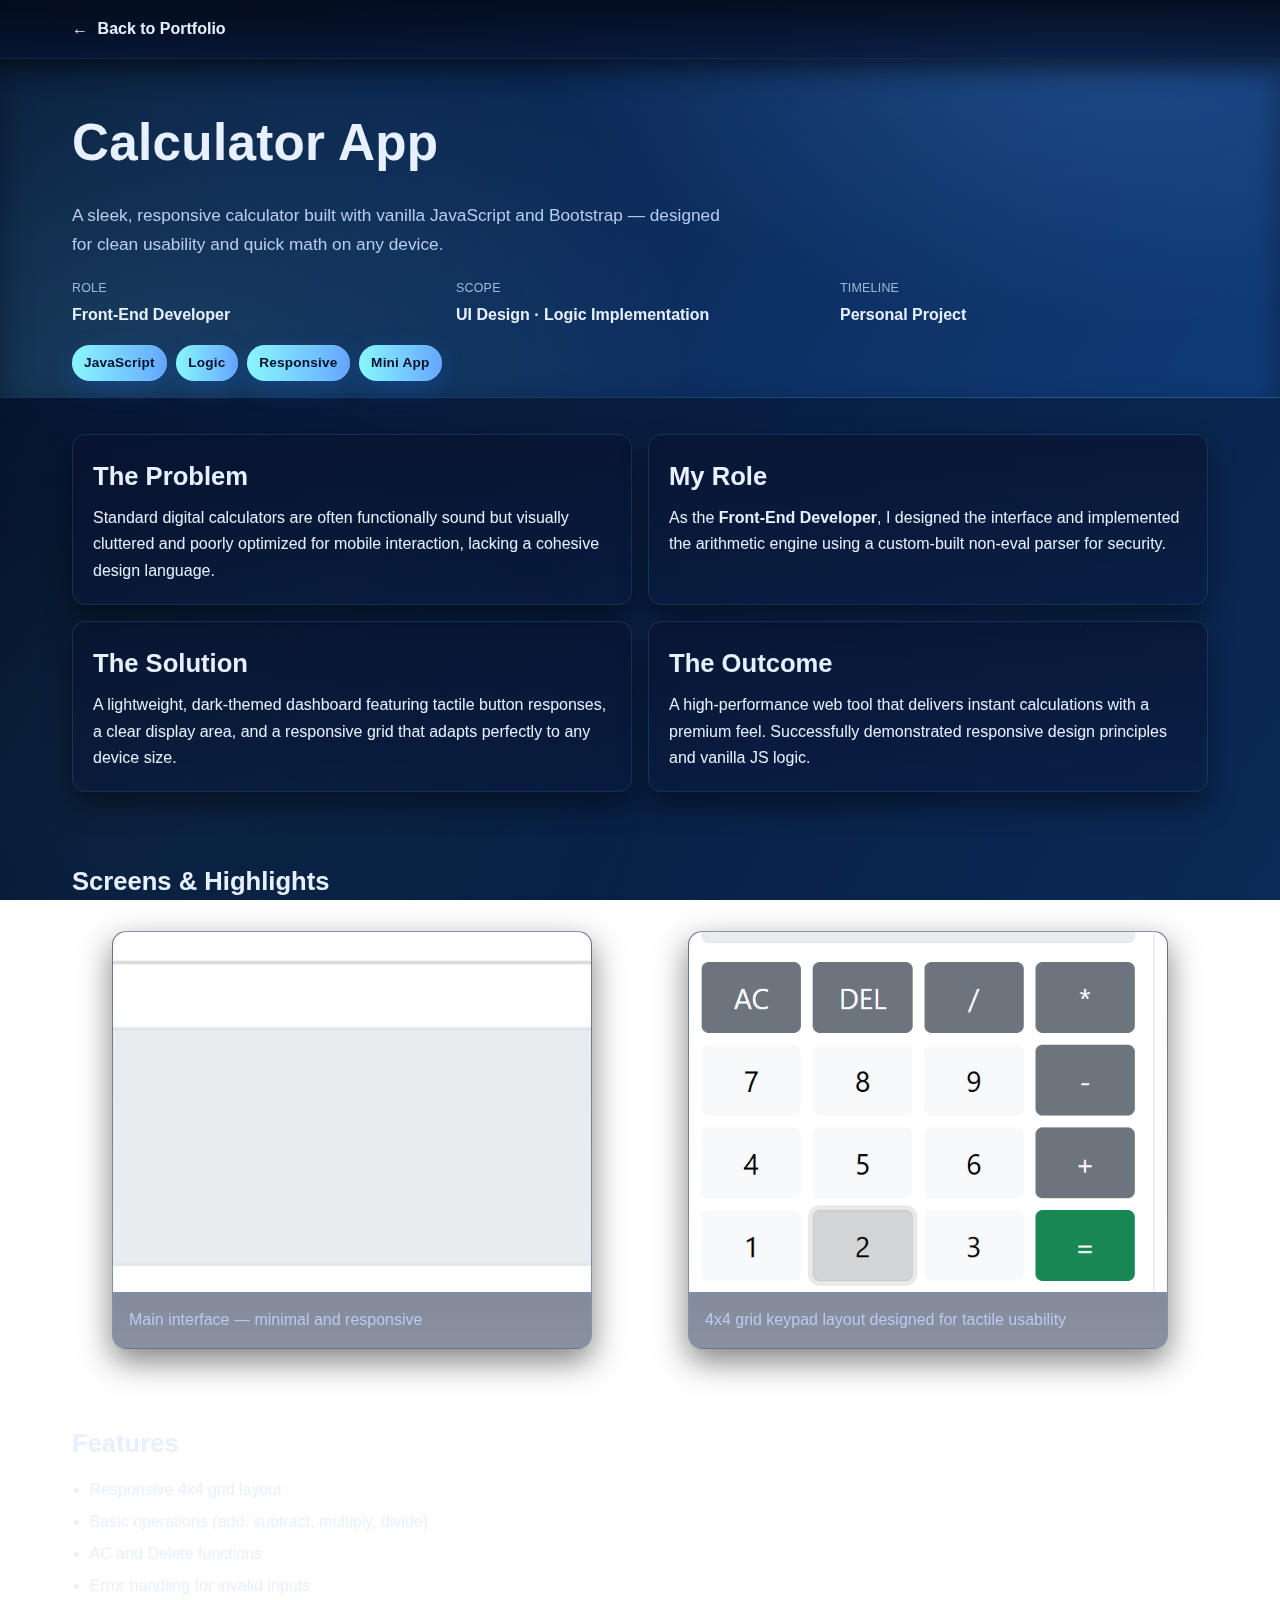
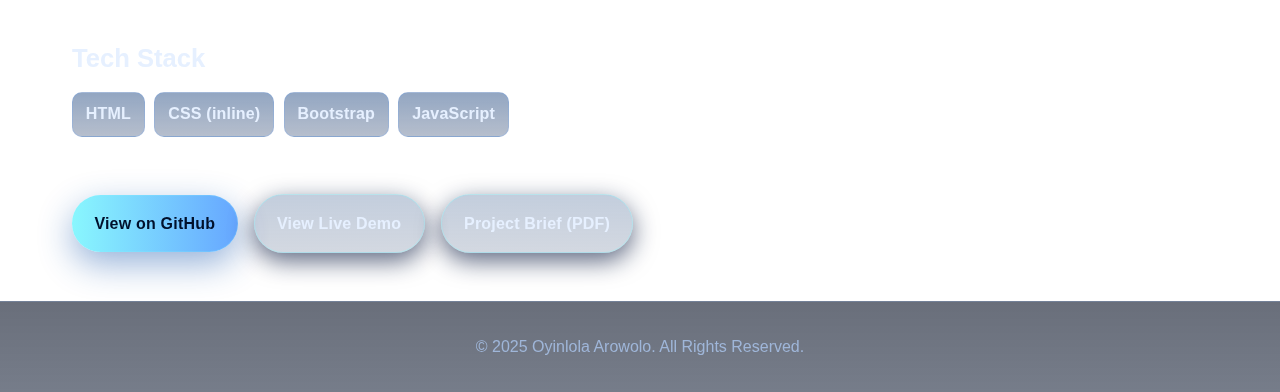
<file: Projects/calculator.html>
<!DOCTYPE html>
<html lang="en">

<head>
  <meta charset="UTF-8" />
  <meta name="viewport" content="width=device-width, initial-scale=1" />
  <title>Calculator App — Project Case Study</title>

  <!-- Shared galaxy stylesheet -->
  <link rel="stylesheet" href="project.css" />
  <link rel="icon" type="image/svg+xml" href="../asset/favicon.svg" />
</head>

<body>
  <a class="skip-link" href="#main">Skip to content</a>

  <header class="project-header">
    <div class="container">
      <a href="../index.html" class="back-link"><span aria-hidden="true">←</span> Back to Portfolio</a>
    </div>
  </header>

  <main id="main" class="project">
    <!-- HERO -->
    <section class="hero">
      <div class="container flow">
        <h1 class="title">Calculator App</h1>
        <p class="lead">
          A sleek, responsive calculator built with vanilla JavaScript and Bootstrap — designed for clean usability and
          quick math on any device.
        </p>

        <ul class="overview">
          <li>
            <span class="label">Role</span>
            <span class="value">Front-End Developer</span>
          </li>
          <li>
            <span class="label">Scope</span>
            <span class="value">UI Design · Logic Implementation</span>
          </li>
          <li>
            <span class="label">Timeline</span>
            <span class="value">Personal Project</span>
          </li>
        </ul>

        <div class="tags">
          <span class="tag">JavaScript</span>
          <span class="tag">Logic</span>
          <span class="tag">Responsive</span>
          <span class="tag">Mini App</span>
        </div>
      </div>
    </section>

    <!-- STORY: Problem / Role / Solution / Outcome -->
    <section class="story container">
      <div class="story-grid">
        <article class="story-card">
          <h2>The Problem</h2>
          <p>
            Standard digital calculators are often functionally sound but visually cluttered and poorly optimized for mobile interaction, lacking a cohesive design language.
          </p>
        </article>

        <article class="story-card">
          <h2>My Role</h2>
          <p>
            As the <strong>Front-End Developer</strong>, I designed the interface and implemented the arithmetic engine using a custom-built non-eval parser for security.
          </p>
        </article>

        <article class="story-card">
          <h2>The Solution</h2>
          <p>
            A lightweight, dark-themed dashboard featuring tactile button responses, a clear display area, and a responsive grid that adapts perfectly to any device size.
          </p>
        </article>

        <article class="story-card">
          <h2>The Outcome</h2>
          <p>
            A high-performance web tool that delivers instant calculations with a premium feel. Successfully demonstrated responsive design principles and vanilla JS logic.
          </p>
        </article>
      </div>
    </section>

    <!-- IMAGE GALLERY -->
    <section class="gallery">
      <div class="container">
        <h2 class="section-title">Screens & Highlights</h2>

        <div class="img-grid" role="list">
          <figure class="img-card" role="listitem">
            <img src="../asset/calculator-interface.png" alt="Calculator app interface" />
            <figcaption>Main interface — minimal and responsive</figcaption>
          </figure>
          <figure class="img-card" role="listitem">
            <img src="../asset/calculator-layout.png" alt="Calculator layout" />
            <figcaption>4x4 grid keypad layout designed for tactile usability</figcaption>
          </figure>
        </div>
      </div>
    </section>

    <!-- FEATURES -->
    <section class="container section">
      <h2 class="section-title">Features</h2>
      <ul class="bullet">
        <li>Responsive 4x4 grid layout</li>
        <li>Basic operations (add, subtract, multiply, divide)</li>
        <li>AC and Delete functions</li>
        <li>Error handling for invalid inputs</li>
      </ul>
    </section>

    <!-- TECH -->
    <section class="container section">
      <h2 class="section-title">Tech Stack</h2>
      <ul class="tech-list">
        <li>HTML</li>
        <li>CSS (inline)</li>
        <li>Bootstrap</li>
        <li>JavaScript</li>
      </ul>
    </section>

    <!-- REQUIREMENT BRIEF (PRINT ONLY) -->
    <section class="req-brief container section">
      <h2 class="section-title">Project Instructions</h2>
      <p><strong>Objective:</strong> Build a responsive web-based calculator that performs basic arithmetic operations
        with a clean, grid-based user interface.</p>

      <h3>Core Requirements</h3>
      <ul class="bullet">
        <li><strong>Implement Display:</strong> Show the current input and calculation result clearly.</li>
        <li><strong>Enable Operations:</strong> Implement Addition (+), Subtraction (-), Multiplication (*), and
          Division (/).
        </li>
        <li><strong>Add Controls:</strong> Include 'AC' (All Clear) to reset and 'DEL' to remove the last character.
        </li>
        <li><strong>Handle Logic:</strong> Support floating-point numbers and prevent division by zero errors.</li>
      </ul>

      <h3>UI Guidelines</h3>
      <ul class="bullet">
        <li>Use a CSS Grid layout for the keypad (4x4 or 5x4).</li>
        <li>Ensure buttons have distinct hover states for interactivity.</li>
        <li>Design for mobile-first responsiveness (stacking correctly on small screens).</li>
      </ul>

      <h3>Technical Constraints</h3>
      <ul class="bullet">
        <li>Use Vanilla JavaScript (no frameworks/libraries).</li>
        <li>Do not use the `eval()` function for calculation (use a custom parser or `Function` constructor for safety).
        </li>
      </ul>
    </section>

    <!-- LINKS -->
    <section class="container links">
      <a class="btn glow" href="https://github.com/oyin59/web-calculator" target="_blank" rel="noopener">View on
        GitHub</a>
      <a class="btn outline" href="https://oyin59.github.io/web-calculator/" target="_blank" rel="noopener">View Live
        Demo</a>
      <a class="btn outline" href="#" onclick="window.print(); return false;">Project Brief (PDF)</a>
    </section>
  </main>

  <footer class="project-footer">
    &copy; 2025 Oyinlola Arowolo. All Rights Reserved.
  </footer>
</body>

</html>
</file>
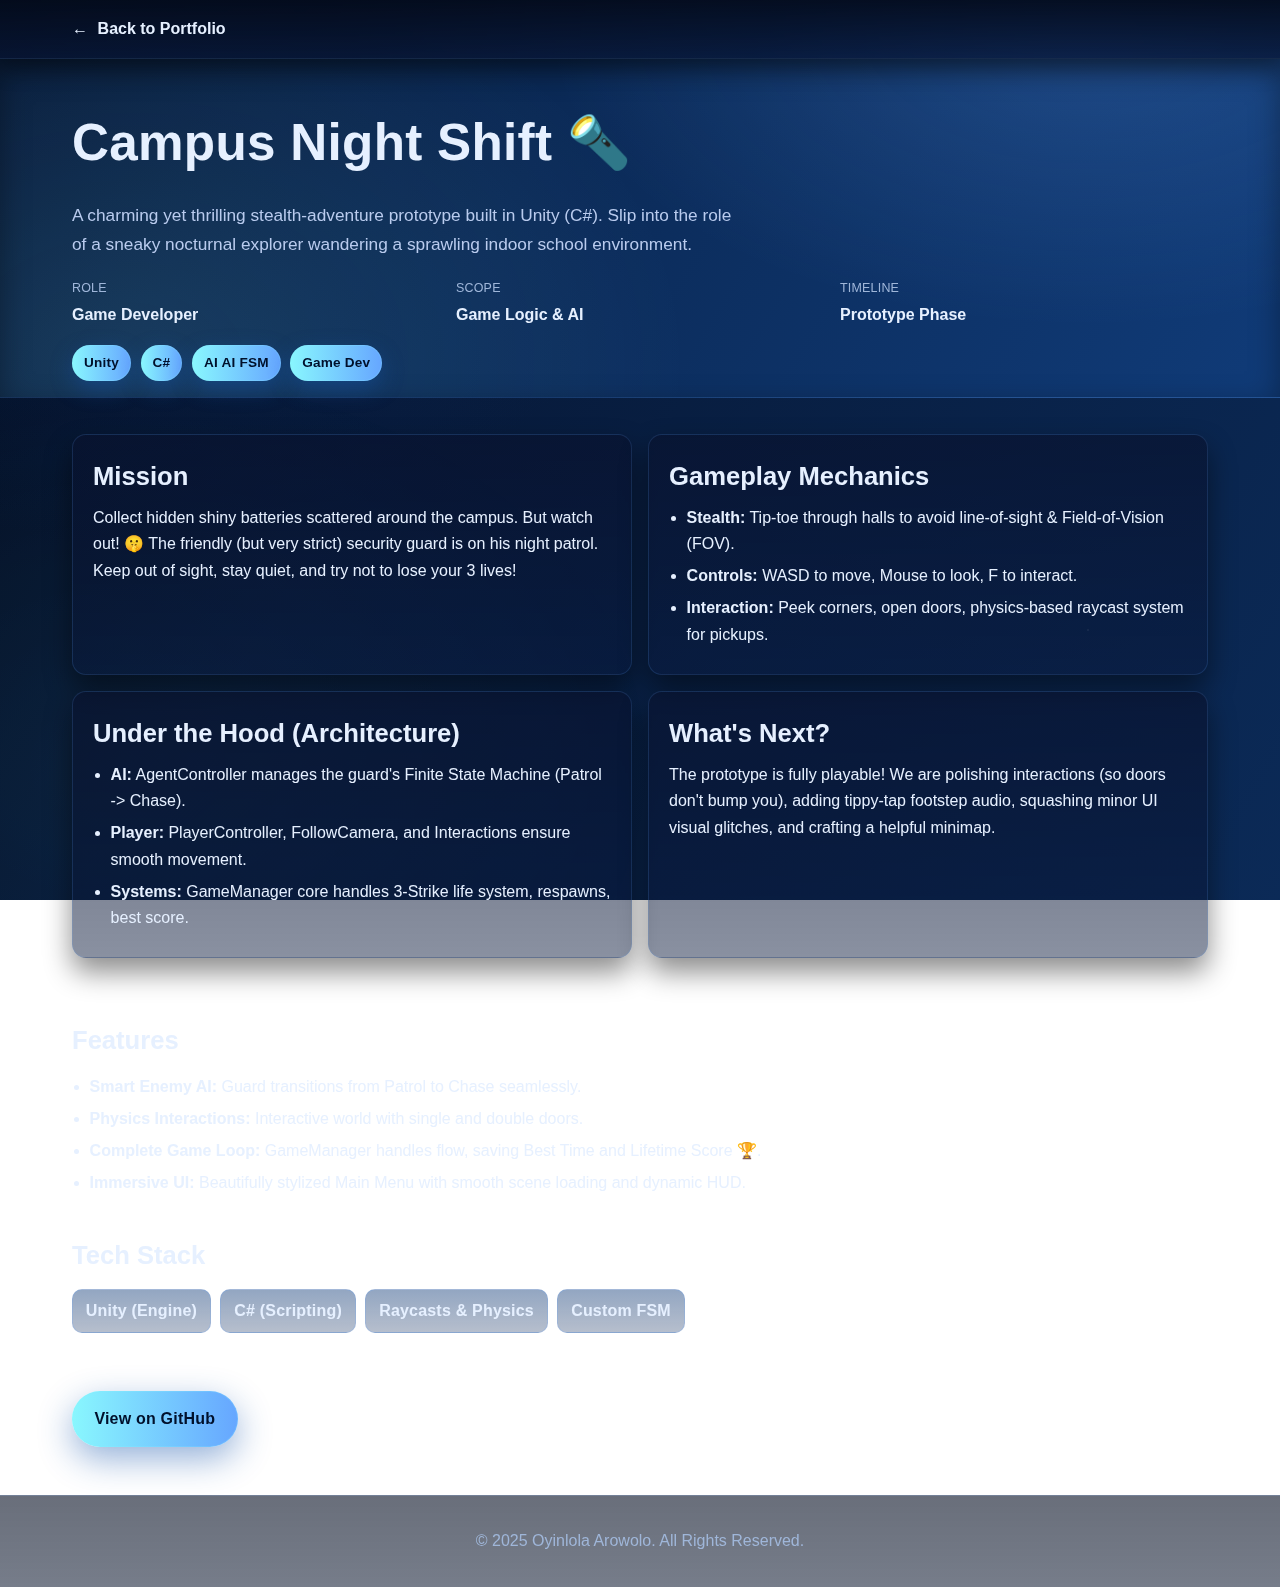
<file: Projects/campus_night_shift.html>
<!DOCTYPE html>
<html lang="en">

<head>
  <meta charset="UTF-8" />
  <meta name="viewport" content="width=device-width, initial-scale=1" />
  <title>Campus Night Shift — Project Case Study</title>

  <!-- Shared galaxy stylesheet -->
  <link rel="stylesheet" href="project.css" />
  <link rel="icon" type="image/svg+xml" href="../asset/favicon.svg" />
  <!-- Font Awesome -->
  <link rel="stylesheet" href="https://cdnjs.cloudflare.com/ajax/libs/font-awesome/6.5.0/css/all.min.css">
</head>

<body>
  <!-- Skip link for accessibility -->
  <a class="skip-link" href="#main">Skip to content</a>

  <!-- Sticky header -->
  <header class="project-header" role="banner">
    <div class="container">
      <a href="../index.html" class="back-link" aria-label="Back to portfolio">
        <span aria-hidden="true">←</span> Back to Portfolio
      </a>
    </div>
  </header>

  <main id="main" class="project" role="main">
    <!-- HERO / TITLE -->
    <section class="hero">
      <div class="container flow">
        <h1 class="title">Campus Night Shift 🔦</h1>
        <p class="lead">
          A charming yet thrilling stealth-adventure prototype built in Unity (C#). Slip into the role of a sneaky nocturnal explorer wandering a sprawling indoor school environment.
        </p>

        <!-- Quick overview row -->
        <ul class="overview" aria-label="Project overview">
          <li>
            <span class="label">Role</span>
            <span class="value">Game Developer</span>
          </li>
          <li>
            <span class="label">Scope</span>
            <span class="value">Game Logic & AI</span>
          </li>
          <li>
            <span class="label">Timeline</span>
            <span class="value">Prototype Phase</span>
          </li>
        </ul>

        <!-- Tags -->
        <div class="tags" aria-label="Tags">
          <span class="tag">Unity</span>
          <span class="tag">C#</span>
          <span class="tag">AI AI FSM</span>
          <span class="tag">Game Dev</span>
        </div>
      </div>
    </section>

    <!-- STORY: Problem / Goal / Approach / Outcome -->
    <section class="story container">
      <div class="story-grid">
        <article class="story-card">
          <h2>Mission</h2>
          <p>
            Collect hidden shiny batteries scattered around the campus. But watch out! 🤫 The friendly (but very strict) security guard is on his night patrol. Keep out of sight, stay quiet, and try not to lose your 3 lives!
          </p>
        </article>

        <article class="story-card">
          <h2>Gameplay Mechanics</h2>
          <ul class="bullet">
            <li><strong>Stealth:</strong> Tip-toe through halls to avoid line-of-sight & Field-of-Vision (FOV).</li>
            <li><strong>Controls:</strong> WASD to move, Mouse to look, F to interact.</li>
            <li><strong>Interaction:</strong> Peek corners, open doors, physics-based raycast system for pickups.</li>
          </ul>
        </article>

        <article class="story-card">
          <h2>Under the Hood (Architecture)</h2>
          <ul class="bullet">
            <li><strong>AI:</strong> AgentController manages the guard's Finite State Machine (Patrol -> Chase).</li>
            <li><strong>Player:</strong> PlayerController, FollowCamera, and Interactions ensure smooth movement.</li>
            <li><strong>Systems:</strong> GameManager core handles 3-Strike life system, respawns, best score.</li>
          </ul>
        </article>

        <article class="story-card">
          <h2>What's Next?</h2>
          <p>
            The prototype is fully playable! We are polishing interactions (so doors don't bump you), adding tippy-tap footstep audio, squashing minor UI visual glitches, and crafting a helpful minimap.
          </p>
        </article>
      </div>
    </section>

    <!-- FEATURES -->
    <section class="container section">
      <h2 class="section-title">Features</h2>
      <ul class="bullet">
        <li><strong>Smart Enemy AI:</strong> Guard transitions from Patrol to Chase seamlessly.</li>
        <li><strong>Physics Interactions:</strong> Interactive world with single and double doors.</li>
        <li><strong>Complete Game Loop:</strong> GameManager handles flow, saving Best Time and Lifetime Score 🏆.</li>
        <li><strong>Immersive UI:</strong> Beautifully stylized Main Menu with smooth scene loading and dynamic HUD.</li>
      </ul>
    </section>

    <!-- TECH -->
    <section class="container section">
      <h2 class="section-title">Tech Stack</h2>
      <ul class="tech-list" aria-label="Technologies used">
        <li>Unity (Engine)</li>
        <li>C# (Scripting)</li>
        <li>Raycasts & Physics</li>
        <li>Custom FSM</li>
      </ul>
    </section>

    <!-- LINKS -->
    <section class="container links">
      <a class="btn glow" href="https://github.com/oyin59/Campus-Night-Shift" target="_blank" rel="noopener">View on GitHub</a>
    </section>
  </main>

  <footer class="project-footer" role="contentinfo">
    &copy; 2025 Oyinlola Arowolo. All Rights Reserved.
  </footer>
</body>

</html>
</file>
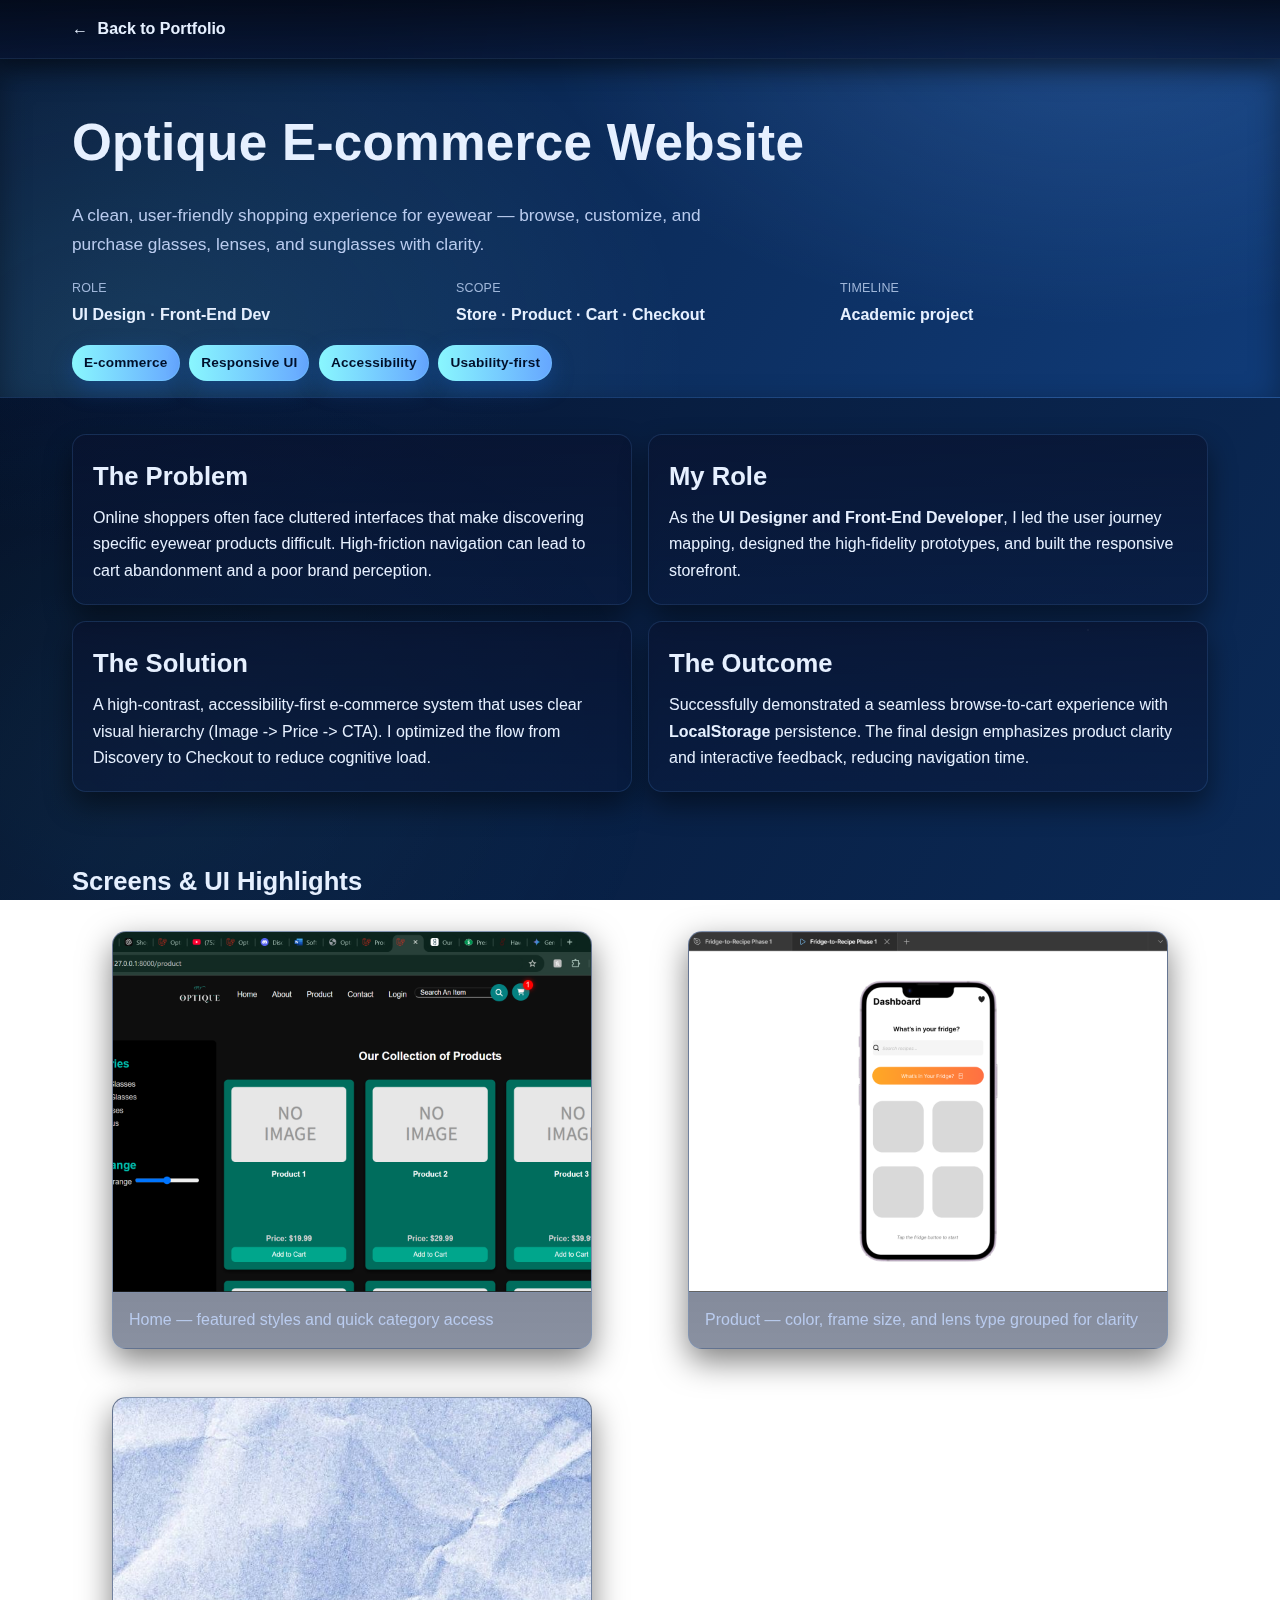
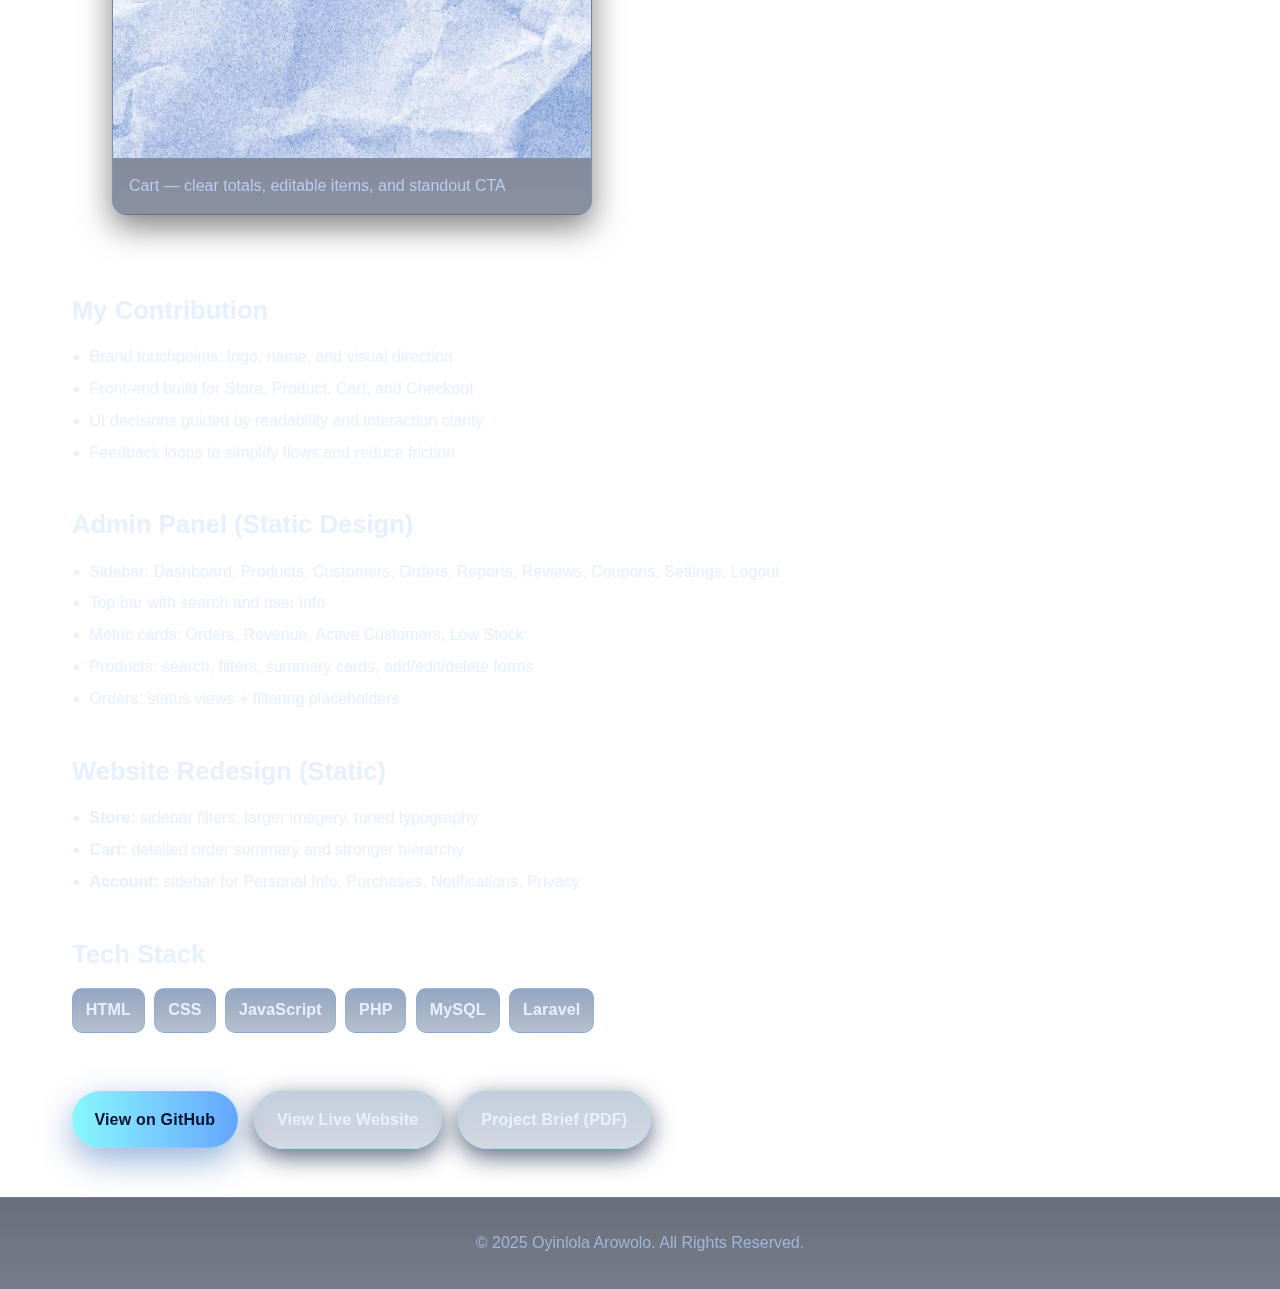
<file: Projects/ecommerce.html>
<!DOCTYPE html>
<html lang="en">

<head>
  <meta charset="UTF-8" />
  <meta name="viewport" content="width=device-width, initial-scale=1" />
  <title>Optique E-commerce Website — Project Case Study</title>

  <!-- Primary stylesheet for this page -->
  <link rel="stylesheet" href="project.css" />
  <link rel="icon" type="image/svg+xml" href="../asset/favicon.svg" />
</head>

<body>
  <!-- Skip link for accessibility -->
  <a class="skip-link" href="#main">Skip to content</a>

  <!-- Sticky header -->
  <header class="project-header" role="banner">
    <div class="container">
      <a href="../index.html" class="back-link" aria-label="Back to portfolio">
        <span aria-hidden="true">←</span> Back to Portfolio
      </a>
    </div>
  </header>

  <main id="main" class="project" role="main">
    <!-- HERO / TITLE -->
    <section class="hero">
      <div class="container flow">
        <h1 class="title">Optique E-commerce Website</h1>
        <p class="lead">
          A clean, user-friendly shopping experience for eyewear — browse, customize, and purchase glasses, lenses, and
          sunglasses with clarity.
        </p>

        <!-- Quick overview row -->
        <ul class="overview" aria-label="Project overview">
          <li>
            <span class="label">Role</span>
            <span class="value">UI Design · Front-End Dev</span>
          </li>
          <li>
            <span class="label">Scope</span>
            <span class="value">Store · Product · Cart · Checkout</span>
          </li>
          <li>
            <span class="label">Timeline</span>
            <span class="value">Academic project</span>
          </li>
        </ul>

        <!-- Tags -->
        <div class="tags" aria-label="Tags">
          <span class="tag">E-commerce</span>
          <span class="tag">Responsive UI</span>
          <span class="tag">Accessibility</span>
          <span class="tag">Usability-first</span>
        </div>
      </div>
    </section>

    <!-- STORY: Problem / Role / Solution / Outcome -->
    <section class="story container">
      <div class="story-grid">
        <article class="story-card">
          <h2>The Problem</h2>
          <p>
            Online shoppers often face cluttered interfaces that make discovering specific eyewear products difficult. High-friction navigation can lead to cart abandonment and a poor brand perception.
          </p>
        </article>

        <article class="story-card">
          <h2>My Role</h2>
          <p>
            As the <strong>UI Designer and Front-End Developer</strong>, I led the user journey mapping, designed the high-fidelity prototypes, and built the responsive storefront.
          </p>
        </article>

        <article class="story-card">
          <h2>The Solution</h2>
          <p>
            A high-contrast, accessibility-first e-commerce system that uses clear visual hierarchy (Image -> Price -> CTA). I optimized the flow from Discovery to Checkout to reduce cognitive load.
          </p>
        </article>

        <article class="story-card">
          <h2>The Outcome</h2>
          <p>
            Successfully demonstrated a seamless browse-to-cart experience with <strong>LocalStorage</strong> persistence. The final design emphasizes product clarity and interactive feedback, reducing navigation time.
          </p>
        </article>
      </div>
    </section>

    <!-- IMAGE GALLERY -->
    <section class="gallery">
      <div class="container">
        <h2 class="section-title">Screens & UI Highlights</h2>

        <div class="img-grid" role="list">
          <figure class="img-card" role="listitem">
            <img src="../asset/ecommerce-home.png" alt="Home page showing featured products and quick filters" />
            <figcaption>Home — featured styles and quick category access</figcaption>
          </figure>

          <figure class="img-card" role="listitem">
            <img src="../asset/ecommerce-product.png" alt="Product details page with color and lens selection" />
            <figcaption>Product — color, frame size, and lens type grouped for clarity</figcaption>
          </figure>

          <figure class="img-card" role="listitem">
            <img src="../asset/ecommerce-cart.jfif" alt="Cart page with order summary and proceed to checkout" />
            <figcaption>Cart — clear totals, editable items, and standout CTA</figcaption>
          </figure>
        </div>
      </div>
    </section>

    <!-- CONTRIBUTION -->
    <section class="container section">
      <h2 class="section-title">My Contribution</h2>
      <ul class="bullet">
        <li>Brand touchpoints: logo, name, and visual direction</li>
        <li>Front-end build for Store, Product, Cart, and Checkout</li>
        <li>UI decisions guided by readability and interaction clarity</li>
        <li>Feedback loops to simplify flows and reduce friction</li>
      </ul>
    </section>

    <!-- ADMIN (STATIC) -->
    <section class="container section">
      <h2 class="section-title">Admin Panel (Static Design)</h2>
      <ul class="bullet">
        <li>Sidebar: Dashboard, Products, Customers, Orders, Reports, Reviews, Coupons, Settings, Logout</li>
        <li>Top bar with search and user info</li>
        <li>Metric cards: Orders, Revenue, Active Customers, Low Stock</li>
        <li>Products: search, filters, summary cards, add/edit/delete forms</li>
        <li>Orders: status views + filtering placeholders</li>
      </ul>
    </section>

    <!-- REDESIGN NOTES -->
    <section class="container section">
      <h2 class="section-title">Website Redesign (Static)</h2>
      <ul class="bullet">
        <li><strong>Store:</strong> sidebar filters, larger imagery, tuned typography</li>
        <li><strong>Cart:</strong> detailed order summary and stronger hierarchy</li>
        <li><strong>Account:</strong> sidebar for Personal Info, Purchases, Notifications, Privacy</li>
      </ul>
    </section>

    <!-- TECH -->
    <section class="container section">
      <h2 class="section-title">Tech Stack</h2>
      <ul class="tech-list" aria-label="Technologies used">
        <li>HTML</li>
        <li>CSS</li>
        <li>JavaScript</li>
        <li>PHP</li>
        <li>MySQL</li>
        <li>Laravel</li>
      </ul>
    </section>

    <!-- REQUIREMENT BRIEF (PRINT ONLY) -->
    <section class="req-brief container section">
      <h2 class="section-title">Project Instructions</h2>
      <p><strong>Objective:</strong> Create a multi-page e-commerce frontend interface that guides a user from product
        discovery to checkout.</p>

      <h3>Core Requirements</h3>
      <ul class="bullet">
        <li><strong>Create Storefront:</strong> Build a Grid view of products with filtering (by Category or Price).
        </li>
        <li><strong>Build Product Detail:</strong> Design a dedicated page for each item showing description, price, and
          customizable options (Color/Size).</li>
        <li><strong>Implement Cart:</strong> Create a cart with the ability to add items, view summary, adjust
          quantities, and calculate total cost dynamically.</li>
        <li><strong>Design Checkout:</strong> Create a static form for shipping/payment inputs with basic validation.
        </li>
      </ul>

      <h3>UI Guidelines</h3>
      <ul class="bullet">
        <li>Maintain consistent branding (typography, buttons, spacing) across all pages.</li>
        <li>Use clear visual hierarchy: Product images -> Price -> CTA Buttons.</li>
      </ul>

      <h3>Technical Constraints</h3>
      <ul class="bullet">
        <li>Use LocalStorage to persist Cart data between page loads.</li>
        <li>Use structured HTML with semantic tags for accessibility.</li>
      </ul>
    </section>

    <!-- LINKS -->
    <section class="container links">
      <a class="btn glow" href="https://github.com/Aryboy240/ecommerce-Project" target="_blank" rel="noopener">View on
        GitHub</a>
      <a class="btn outline" href="https://cs2team28.cs2410-web01pvm.aston.ac.uk/" target="_blank" rel="noopener">View
        Live Website</a>
      <a class="btn outline" href="#" onclick="window.print(); return false;">Project Brief (PDF)</a>
    </section>
  </main>

  <footer class="project-footer" role="contentinfo">
    &copy; 2025 Oyinlola Arowolo. All Rights Reserved.
  </footer>
</body>

</html>
</file>
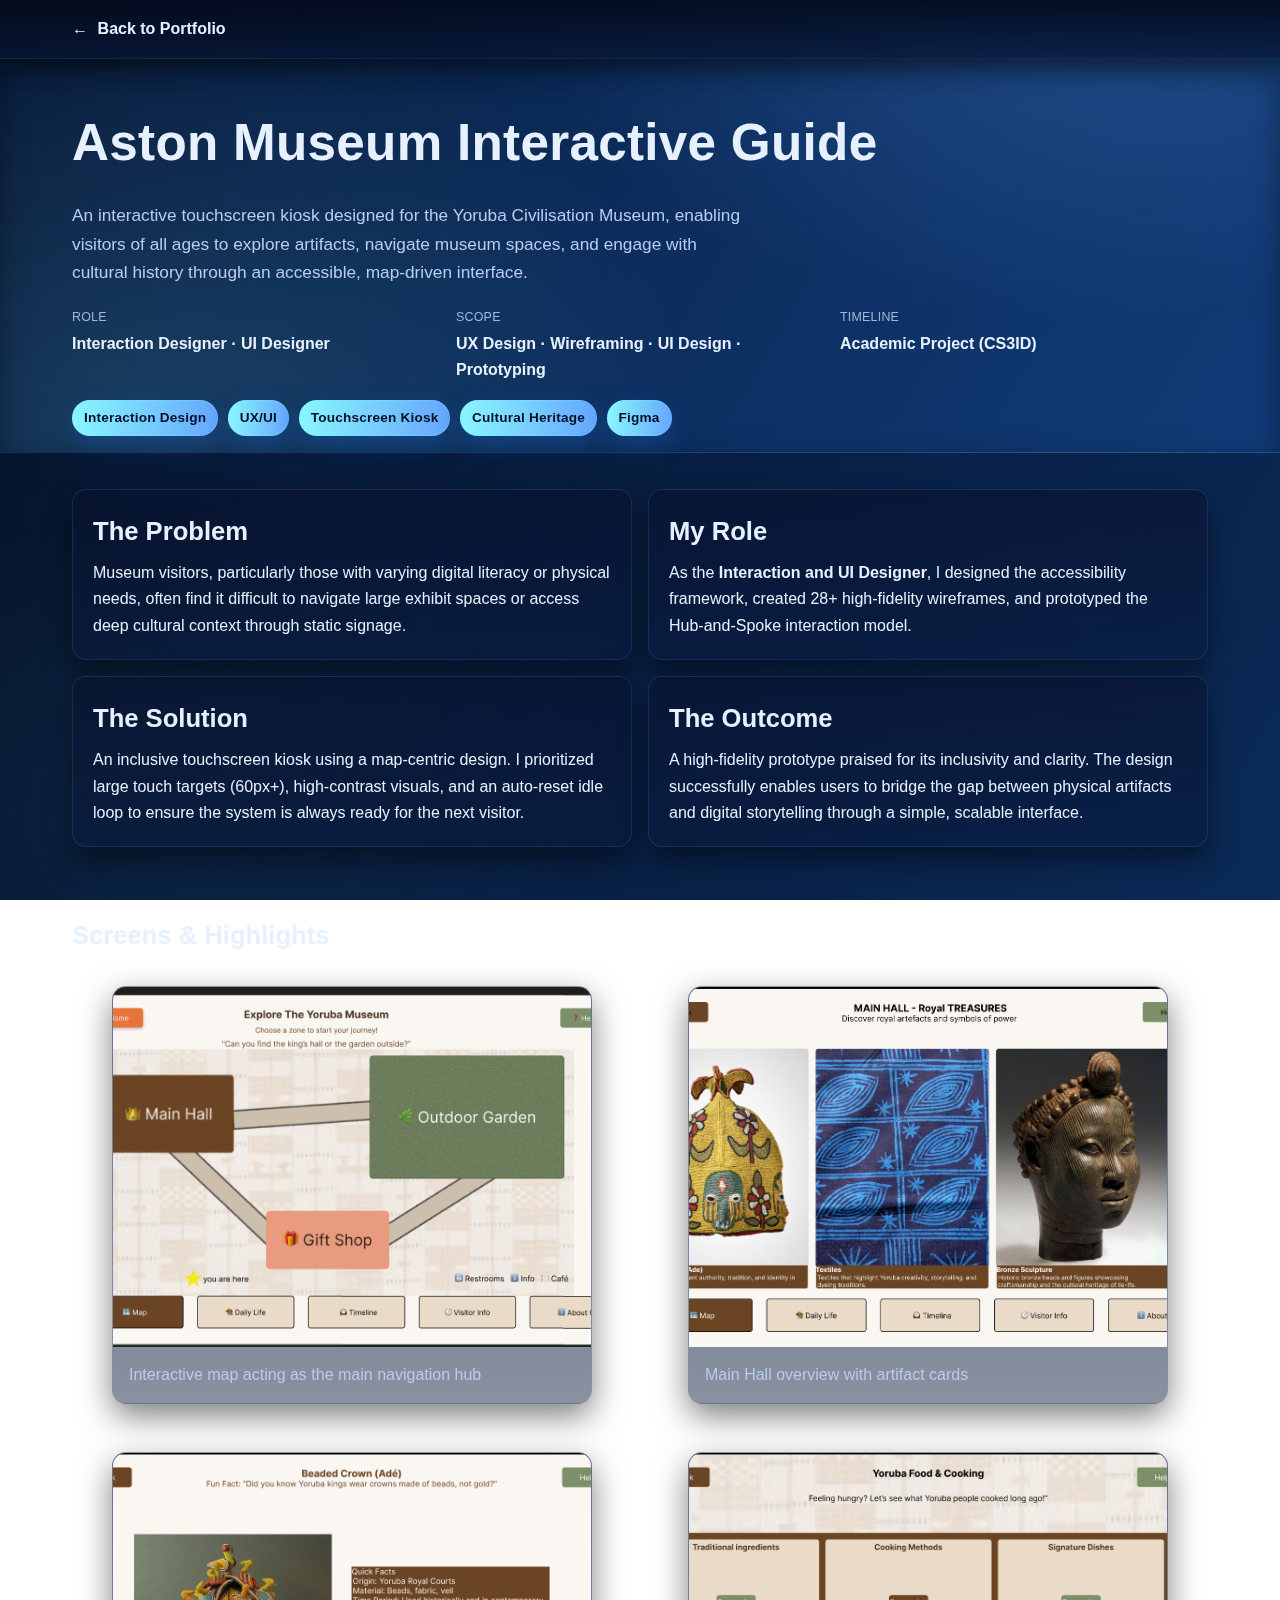
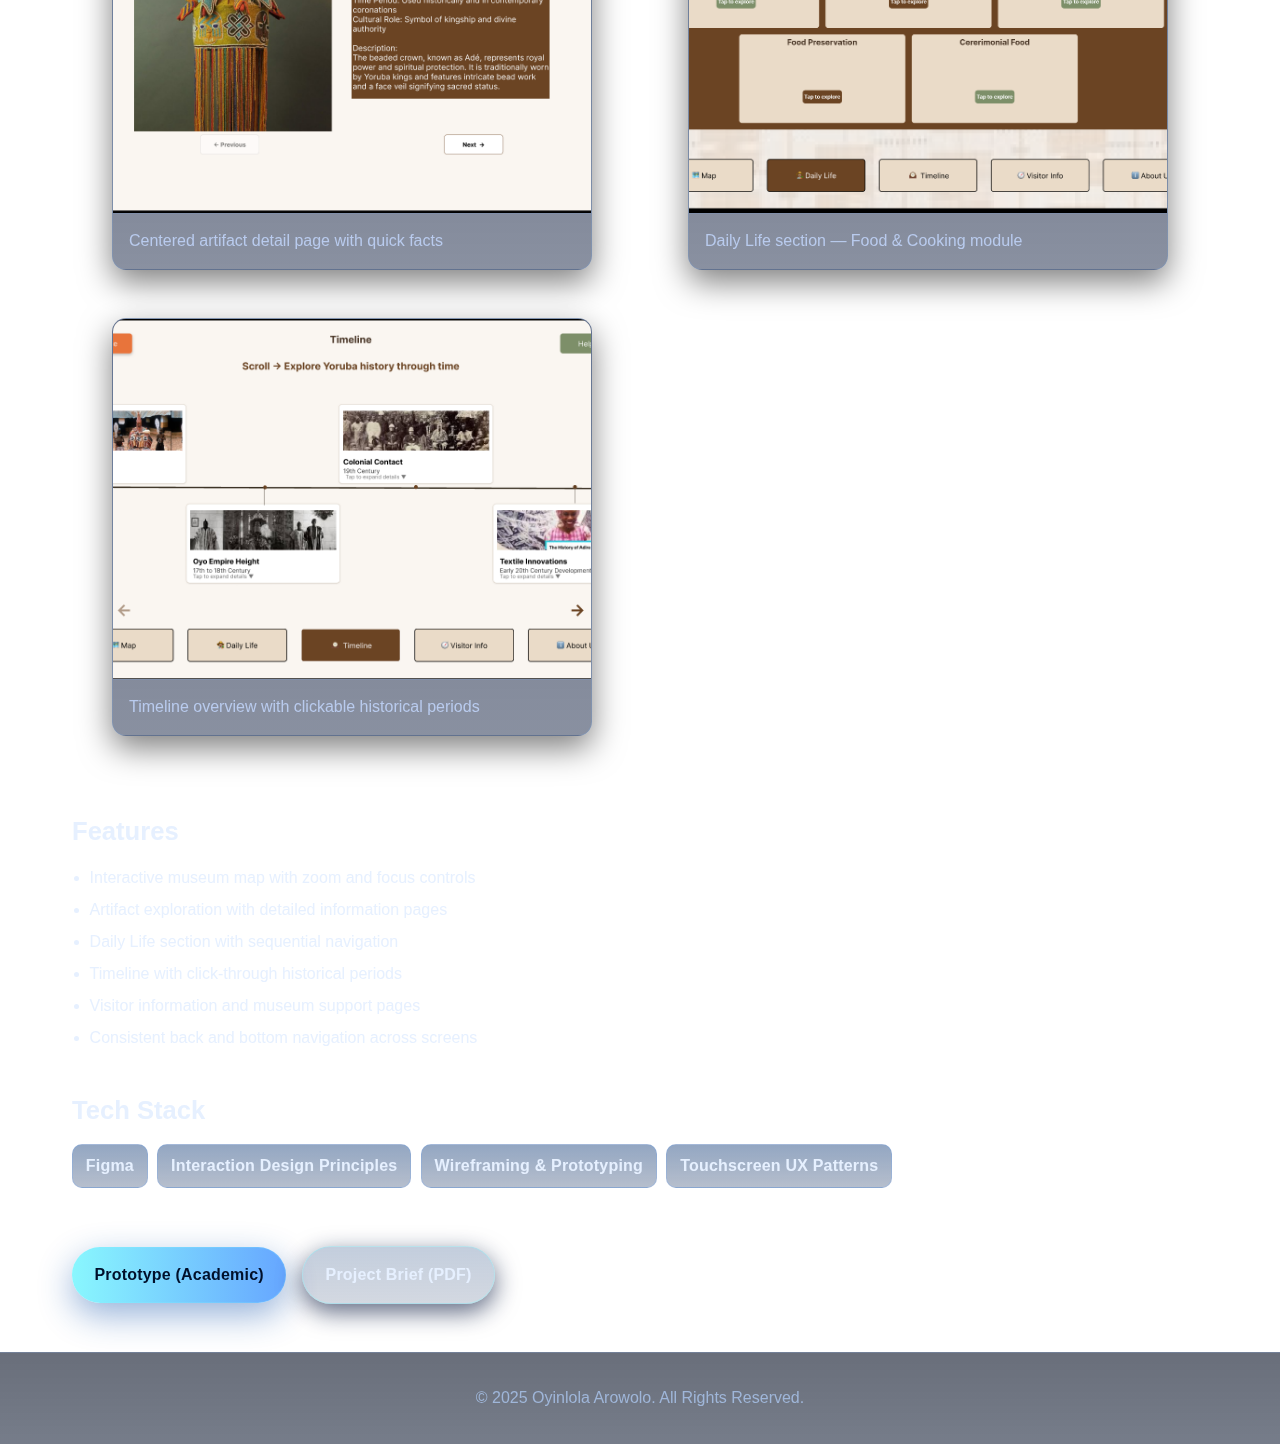
<file: Projects/kiosk.html>
<!DOCTYPE html>
<html lang="en">

<head>
  <meta charset="UTF-8" />
  <meta name="viewport" content="width=device-width, initial-scale=1" />
  <title>Aston Museum Interactive Guide — Project Case Study</title>

  <!-- Shared galaxy stylesheet -->
  <link rel="stylesheet" href="project.css" />
  <link rel="icon" type="image/svg+xml" href="../asset/favicon.svg" />
</head>

<body>
  <a class="skip-link" href="#main">Skip to content</a>

  <header class="project-header">
    <div class="container">
      <a href="../index.html" class="back-link">
        <span aria-hidden="true">←</span> Back to Portfolio
      </a>
    </div>
  </header>

  <main id="main" class="project">

    <!-- HERO -->
    <section class="hero">
      <div class="container flow">
        <h1 class="title">Aston Museum Interactive Guide</h1>
        <p class="lead">
          An interactive touchscreen kiosk designed for the Yoruba Civilisation Museum, enabling visitors of all ages to
          explore artifacts, navigate museum spaces, and engage with cultural history through an accessible, map-driven
          interface.
        </p>

        <ul class="overview">
          <li>
            <span class="label">Role</span>
            <span class="value">Interaction Designer · UI Designer</span>
          </li>
          <li>
            <span class="label">Scope</span>
            <span class="value">UX Design · Wireframing · UI Design · Prototyping</span>
          </li>
          <li>
            <span class="label">Timeline</span>
            <span class="value">Academic Project (CS3ID)</span>
          </li>
        </ul>

        <div class="tags">
          <span class="tag">Interaction Design</span>
          <span class="tag">UX/UI</span>
          <span class="tag">Touchscreen Kiosk</span>
          <span class="tag">Cultural Heritage</span>
          <span class="tag">Figma</span>
        </div>
      </div>
    </section>

    <!-- STORY: Problem / Role / Solution / Outcome -->
    <section class="story container">
      <div class="story-grid">
        <article class="story-card">
          <h2>The Problem</h2>
          <p>
            Museum visitors, particularly those with varying digital literacy or physical needs, often find it difficult to navigate large exhibit spaces or access deep cultural context through static signage.
          </p>
        </article>

        <article class="story-card">
          <h2>My Role</h2>
          <p>
            As the <strong>Interaction and UI Designer</strong>, I designed the accessibility framework, created 28+ high-fidelity wireframes, and prototyped the Hub-and-Spoke interaction model.
          </p>
        </article>

        <article class="story-card">
          <h2>The Solution</h2>
          <p>
            An inclusive touchscreen kiosk using a map-centric design. I prioritized large touch targets (60px+), high-contrast visuals, and an auto-reset idle loop to ensure the system is always ready for the next visitor.
          </p>
        </article>

        <article class="story-card">
          <h2>The Outcome</h2>
          <p>
            A high-fidelity prototype praised for its inclusivity and clarity. The design successfully enables users to bridge the gap between physical artifacts and digital storytelling through a simple, scalable interface.
          </p>
        </article>
      </div>
    </section>

    <!-- GALLERY -->
    <section class="gallery">
      <div class="container">
        <h2 class="section-title">Screens & Highlights</h2>

        <div class="img-grid" role="list">


          <figure class="img-card" role="listitem">
            <img src="../asset/kiosk-map.png" alt="Interactive museum map interface" />
            <figcaption>Interactive map acting as the main navigation hub</figcaption>
          </figure>

          <figure class="img-card" role="listitem">
            <img src="../asset/main-hall.png" alt="Main Hall artifact overview page" />
            <figcaption>Main Hall overview with artifact cards</figcaption>
          </figure>

          <figure class="img-card" role="listitem">
            <img src="../asset/artifact-detail.png" alt="Artifact detail page" />
            <figcaption>Centered artifact detail page with quick facts</figcaption>
          </figure>

          <figure class="img-card" role="listitem">
            <img src="../asset/daily-life.png" alt="Daily Life food and cooking section" />
            <figcaption>Daily Life section — Food & Cooking module</figcaption>
          </figure>

          <figure class="img-card" role="listitem">
            <img src="../asset/timeline.png" alt="Museum timeline interface" />
            <figcaption>Timeline overview with clickable historical periods</figcaption>
          </figure>
        </div>
      </div>
    </section>

    <!-- FEATURES -->
    <section class="container section">
      <h2 class="section-title">Features</h2>
      <ul class="bullet">
        <li>Interactive museum map with zoom and focus controls</li>
        <li>Artifact exploration with detailed information pages</li>
        <li>Daily Life section with sequential navigation</li>
        <li>Timeline with click-through historical periods</li>
        <li>Visitor information and museum support pages</li>
        <li>Consistent back and bottom navigation across screens</li>
      </ul>
    </section>

    <!-- TECH -->
    <section class="container section">
      <h2 class="section-title">Tech Stack</h2>
      <ul class="tech-list">
        <li>Figma</li>
        <li>Interaction Design Principles</li>
        <li>Wireframing & Prototyping</li>
        <li>Touchscreen UX Patterns</li>
      </ul>
    </section>

    <!-- REQUIREMENT BRIEF (PRINT ONLY) -->
    <section class="req-brief container section">
      <h2 class="section-title">Project Instructions</h2>
      <p><strong>Objective:</strong> Design an interactive touchscreen kiosk interface for a museum context, focusing on
        accessibility and exploration.</p>

      <h3>Core Requirements</h3>
      <ul class="bullet">
        <li><strong>Implement Navigation:</strong> Create a "Hub and Spoke" model where the Central Map leads to
          specific exhibits, always allowing a return to home.</li>
        <li><strong>Create Attract Screen:</strong> Design a "Touch to Start" screen that loops when idle.</li>
        <li><strong>Build Detail Views:</strong> Ensure artifact pages show large imagery, historical context, and
          "Quick Facts".</li>
        <li><strong>Program Idle Reset:</strong> Configure the interface to auto-reset to the start screen after 2
          minutes of inactivity.
        </li>
      </ul>

      <h3>UI Guidelines</h3>
      <ul class="bullet">
        <li><strong>Touch Targets:</strong> Make all buttons a minimum of 44x44px (recommended 60px+) for ease of use.
        </li>
        <li><strong>Contrast:</strong> Use high contrast text for visually impaired visitors.</li>
        <li><strong>Typography:</strong> Use large, readable sans-serif fonts. Avoid small print.</li>
      </ul>

      <h3>Technical Constraints</h3>
      <ul class="bullet">
        <li>Optimize for 1920x1080 (Landscape) touch displays.</li>
        <li>Disable default browser gestures (pinch-zoom, swipe back) to lock kiosk mode.</li>
      </ul>
    </section>

    <!-- LINKS -->
    <section class="container links">
      <a class="btn glow"
        href="https://www.figma.com/proto/DCkhR3zZFbM2Q0U2QE38pP/Yoruba-museum?node-id=2-3&starting-point-node-id=2%3A3&scaling=scale-down&content-scaling=fixed&t=BHkz3rkrEyfyB3iV-1"
        aria-disabled="true">Prototype (Academic)</a>
      <a class="btn outline" href="#" onclick="window.print(); return false;">Project Brief (PDF)</a>
    </section>

  </main>

  <footer class="project-footer">
    &copy; 2025 Oyinlola Arowolo. All Rights Reserved.
  </footer>
</body>

</html>
</file>
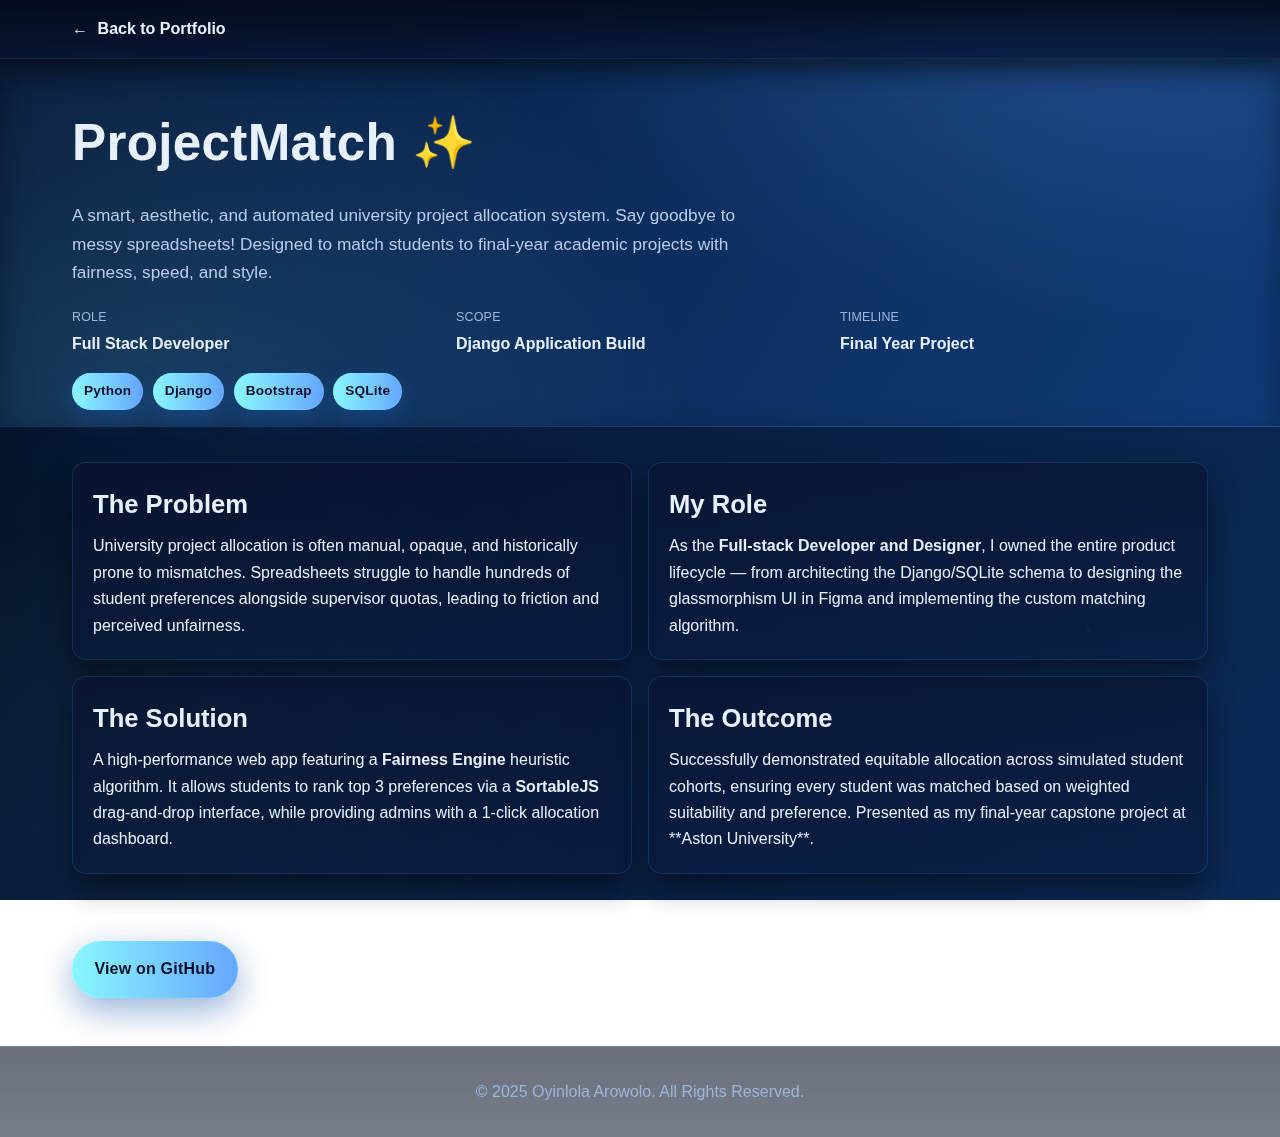
<file: Projects/project_match.html>
<!DOCTYPE html>
<html lang="en">

<head>
  <meta charset="UTF-8" />
  <meta name="viewport" content="width=device-width, initial-scale=1" />
  <title>ProjectMatch — Project Case Study</title>

  <!-- Shared galaxy stylesheet -->
  <link rel="stylesheet" href="project.css" />
  <link rel="icon" type="image/svg+xml" href="../asset/favicon.svg" />
  <link rel="stylesheet" href="https://cdnjs.cloudflare.com/ajax/libs/font-awesome/6.5.0/css/all.min.css">
</head>

<body>
  <!-- Skip link for accessibility -->
  <a class="skip-link" href="#main">Skip to content</a>

  <!-- Sticky header -->
  <header class="project-header" role="banner">
    <div class="container">
      <a href="../index.html" class="back-link" aria-label="Back to portfolio">
        <span aria-hidden="true">←</span> Back to Portfolio
      </a>
    </div>
  </header>

  <main id="main" class="project" role="main">
    <!-- HERO / TITLE -->
    <section class="hero">
      <div class="container flow">
        <h1 class="title">ProjectMatch ✨</h1>
        <p class="lead">
          A smart, aesthetic, and automated university project allocation system. Say goodbye to messy spreadsheets! Designed to match students to final-year academic projects with fairness, speed, and style.
        </p>

        <!-- Quick overview row -->
        <ul class="overview" aria-label="Project overview">
          <li>
            <span class="label">Role</span>
            <span class="value">Full Stack Developer</span>
          </li>
          <li>
            <span class="label">Scope</span>
            <span class="value">Django Application Build</span>
          </li>
          <li>
            <span class="label">Timeline</span>
            <span class="value">Final Year Project</span>
          </li>
        </ul>

        <!-- Tags -->
        <div class="tags" aria-label="Tags">
          <span class="tag">Python</span>
          <span class="tag">Django</span>
          <span class="tag">Bootstrap</span>
          <span class="tag">SQLite</span>
        </div>
      </div>
    </section>

    <!-- STORY: Problem / Role / Solution / Outcome -->
    <section class="story container">
      <div class="story-grid">
        <article class="story-card">
          <h2>The Problem</h2>
          <p>
            University project allocation is often manual, opaque, and historically prone to mismatches. Spreadsheets struggle to handle hundreds of student preferences alongside supervisor quotas, leading to friction and perceived unfairness.
          </p>
        </article>

        <article class="story-card">
          <h2>My Role</h2>
          <p>
            As the <strong>Full-stack Developer and Designer</strong>, I owned the entire product lifecycle — from architecting the Django/SQLite schema to designing the glassmorphism UI in Figma and implementing the custom matching algorithm.
          </p>
        </article>

        <article class="story-card">
          <h2>The Solution</h2>
          <p>
            A high-performance web app featuring a <strong>Fairness Engine</strong> heuristic algorithm. It allows students to rank top 3 preferences via a <strong>SortableJS</strong> drag-and-drop interface, while providing admins with a 1-click allocation dashboard.
          </p>
        </article>

        <article class="story-card">
          <h2>The Outcome</h2>
          <p>
            Successfully demonstrated equitable allocation across simulated student cohorts, ensuring every student was matched based on weighted suitability and preference. Presented as my final-year capstone project at **Aston University**.
          </p>
        </article>
      </div>
    </section>

    <!-- REQUIREMENT BRIEF (PRINT ONLY) -->
    <section class="req-brief container section">
      <h2 class="section-title">Setup & Testing</h2>
      <p>Want to take ProjectMatch for a spin? We use pipenv to manage our Python magic. 🪄</p>

      <h3>Prerequisites</h3>
      <ul class="bullet">
        <li>Python 3.x installed on your machine.</li>
        <li>Pipenv installed (<code>pip install pipenv</code>).</li>
      </ul>
      
      <h3>Installation</h3>
      <ul class="bullet">
        <li><code>git clone https://github.com/oyin59/Project-match.git</code></li>
        <li><code>pipenv install</code> then <code>pipenv shell</code> to start the environment.</li>
        <li><code>python manage.py migrate</code> to set up the SQLite database.</li>
        <li><strong>Highly Recommended:</strong> <code>python manage.py seed_final_data</code> to beautifully generate dummy data (Students, Supervisors, Admins, Projects).</li>
        <li><code>python manage.py runserver</code> to start!</li>
      </ul>
    </section>

    <!-- LINKS -->
    <section class="container links">
      <a class="btn glow" href="https://github.com/oyin59/Project-match" target="_blank" rel="noopener">View on GitHub</a>
    </section>
  </main>

  <footer class="project-footer" role="contentinfo">
    &copy; 2025 Oyinlola Arowolo. All Rights Reserved.
  </footer>
</body>

</html>
</file>
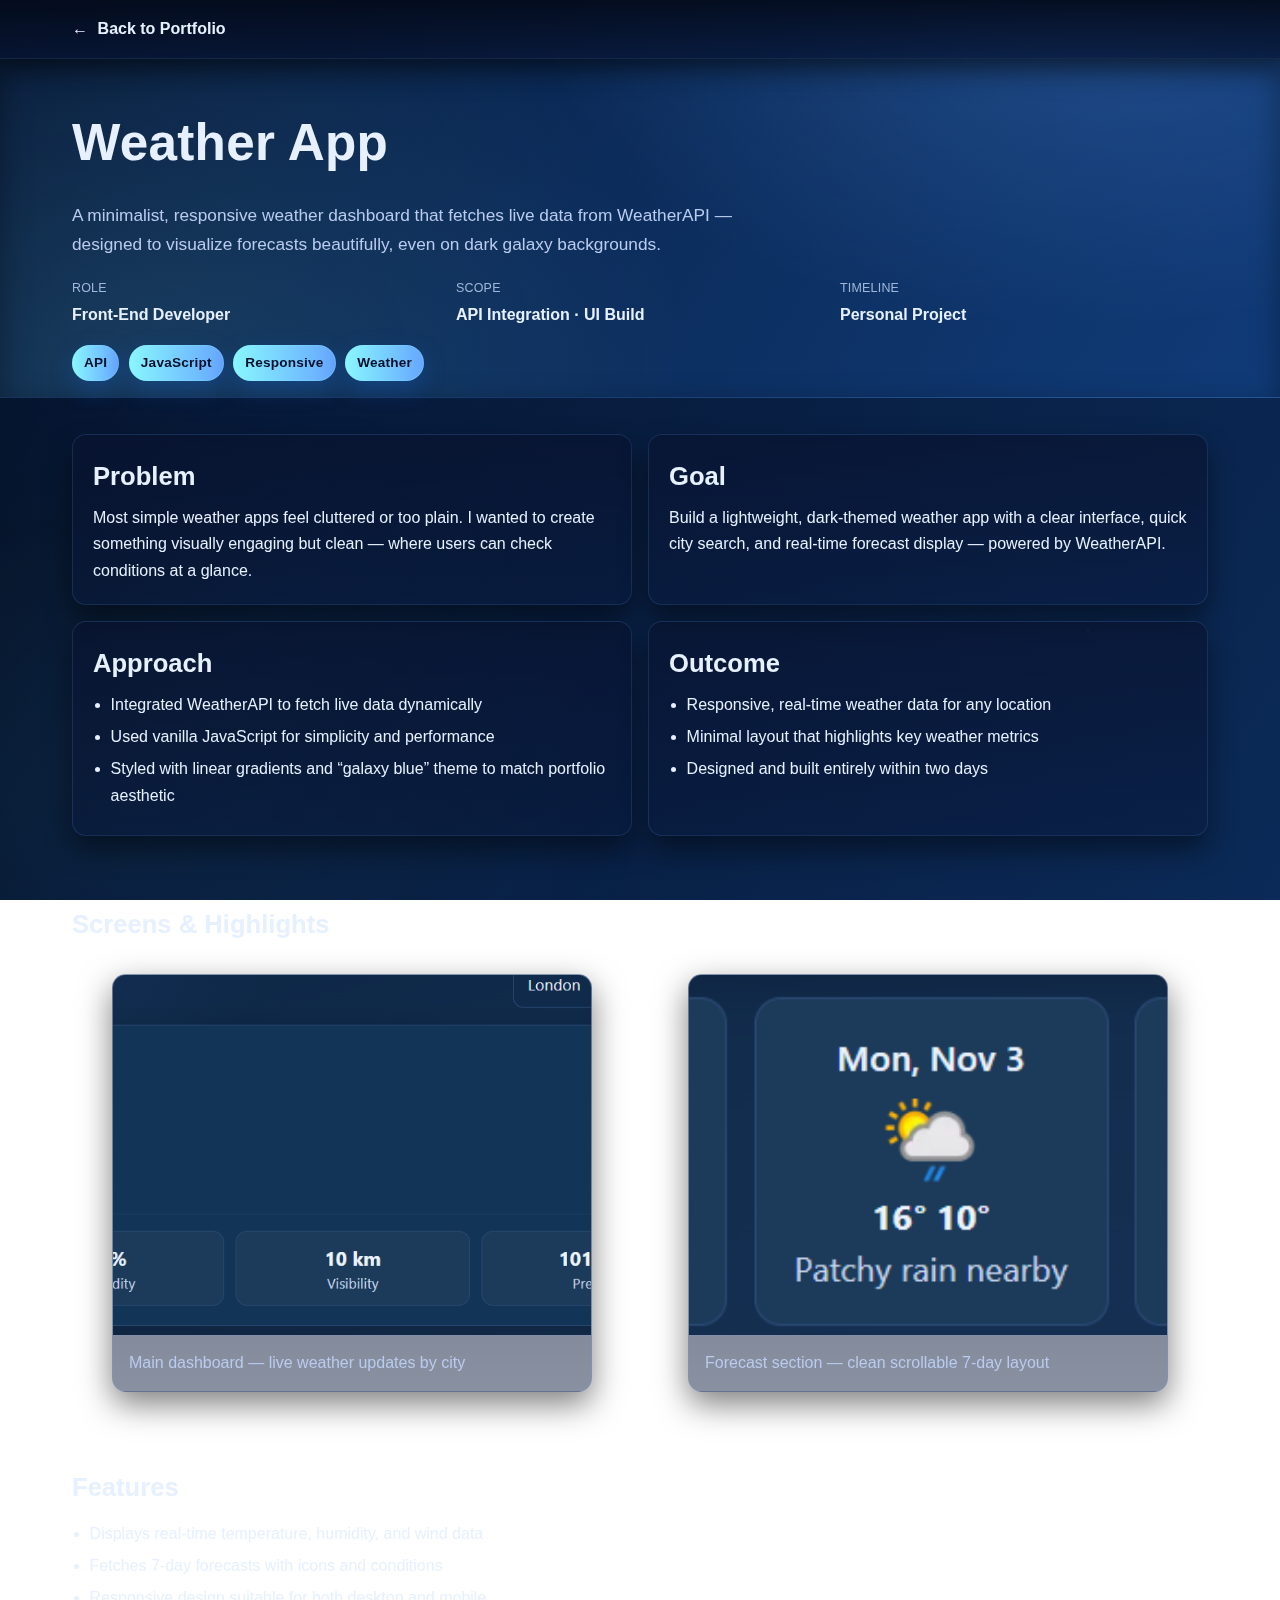
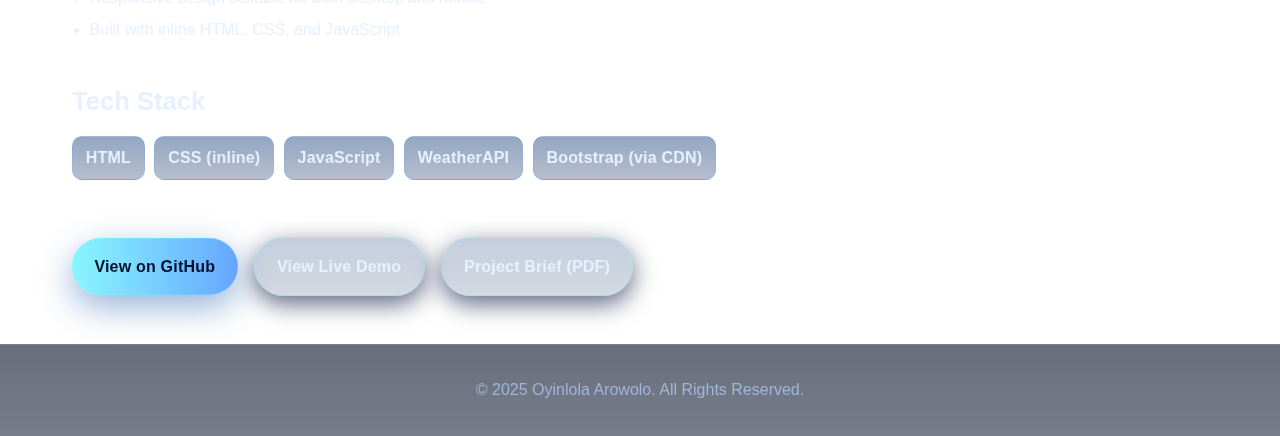
<file: Projects/weather.html>
<!DOCTYPE html>
<html lang="en">

<head>
  <meta charset="UTF-8" />
  <meta name="viewport" content="width=device-width, initial-scale=1" />
  <title>Weather App — Project Case Study</title>

  <!-- Shared galaxy stylesheet -->
  <link rel="stylesheet" href="project.css" />
  <link rel="icon" type="image/svg+xml" href="../asset/favicon.svg" />
</head>

<body>
  <!-- Skip link for accessibility -->
  <a class="skip-link" href="#main">Skip to content</a>

  <!-- Sticky header -->
  <header class="project-header" role="banner">
    <div class="container">
      <a href="../index.html" class="back-link" aria-label="Back to portfolio">
        <span aria-hidden="true">←</span> Back to Portfolio
      </a>
    </div>
  </header>

  <main id="main" class="project" role="main">
    <!-- HERO / TITLE -->
    <section class="hero">
      <div class="container flow">
        <h1 class="title">Weather App</h1>
        <p class="lead">
          A minimalist, responsive weather dashboard that fetches live data from WeatherAPI — designed to visualize
          forecasts beautifully, even on dark galaxy backgrounds.
        </p>

        <!-- Quick overview row -->
        <ul class="overview" aria-label="Project overview">
          <li>
            <span class="label">Role</span>
            <span class="value">Front-End Developer</span>
          </li>
          <li>
            <span class="label">Scope</span>
            <span class="value">API Integration · UI Build</span>
          </li>
          <li>
            <span class="label">Timeline</span>
            <span class="value">Personal Project</span>
          </li>
        </ul>

        <!-- Tags -->
        <div class="tags" aria-label="Tags">
          <span class="tag">API</span>
          <span class="tag">JavaScript</span>
          <span class="tag">Responsive</span>
          <span class="tag">Weather</span>
        </div>
      </div>
    </section>

    <!-- STORY: Problem / Goal / Approach / Outcome -->
    <section class="story container">
      <div class="story-grid">
        <article class="story-card">
          <h2>Problem</h2>
          <p>
            Most simple weather apps feel cluttered or too plain. I wanted to create something visually engaging but
            clean — where users can check conditions at a glance.
          </p>
        </article>

        <article class="story-card">
          <h2>Goal</h2>
          <p>
            Build a lightweight, dark-themed weather app with a clear interface, quick city search, and real-time
            forecast display — powered by WeatherAPI.
          </p>
        </article>

        <article class="story-card">
          <h2>Approach</h2>
          <ul class="bullet">
            <li>Integrated WeatherAPI to fetch live data dynamically</li>
            <li>Used vanilla JavaScript for simplicity and performance</li>
            <li>Styled with linear gradients and “galaxy blue” theme to match portfolio aesthetic</li>
          </ul>
        </article>

        <article class="story-card">
          <h2>Outcome</h2>
          <ul class="bullet">
            <li>Responsive, real-time weather data for any location</li>
            <li>Minimal layout that highlights key weather metrics</li>
            <li>Designed and built entirely within two days</li>
          </ul>
        </article>
      </div>
    </section>

    <!-- IMAGE GALLERY -->
    <section class="gallery">
      <div class="container">
        <h2 class="section-title">Screens & Highlights</h2>

        <div class="img-grid" role="list">
          <figure class="img-card" role="listitem">
            <img src="../asset/weather-dashboard.png" alt="Weather app showing London forecast" />
            <figcaption>Main dashboard — live weather updates by city</figcaption>
          </figure>

          <figure class="img-card" role="listitem">
            <img src="../asset/weather-forecast.png" alt="Weekly forecast cards" />
            <figcaption>Forecast section — clean scrollable 7-day layout</figcaption>
          </figure>
        </div>
      </div>
    </section>

    <!-- FEATURES -->
    <section class="container section">
      <h2 class="section-title">Features</h2>
      <ul class="bullet">
        <li>Displays real-time temperature, humidity, and wind data</li>
        <li>Fetches 7-day forecasts with icons and conditions</li>
        <li>Responsive design suitable for both desktop and mobile</li>
        <li>Built with inline HTML, CSS, and JavaScript</li>
      </ul>
    </section>

    <!-- TECH -->
    <section class="container section">
      <h2 class="section-title">Tech Stack</h2>
      <ul class="tech-list" aria-label="Technologies used">
        <li>HTML</li>
        <li>CSS (inline)</li>
        <li>JavaScript</li>
        <li>WeatherAPI</li>
        <li>Bootstrap (via CDN)</li>
      </ul>
    </section>

    <!-- REQUIREMENT BRIEF (PRINT ONLY) -->
    <section class="req-brief container section">
      <h2 class="section-title">Project Instructions</h2>
      <p><strong>Objective:</strong> Develop a dynamic weather dashboard that fetches specific location data from a
        public API and displays current conditions/forecasts.</p>

      <h3>Core Requirements</h3>
      <ul class="bullet">
        <li><strong>Implement Search:</strong> Allow users to search for weather by City Name or Zip Code.</li>
        <li><strong>Show Current Weather:</strong> Display Temperature (C/F), Humidity, Wind Speed, and Condition Icon.
        </li>
        <li><strong>Render Forecast:</strong> Fetch and render a 7-day forecast with daily highs/lows.</li>
        <li><strong>Handle Errors:</strong> Display user-friendly messages for invalid city names or network errors.
        </li>
      </ul>

      <h3>UI Guidelines</h3>
      <ul class="bullet">
        <li>Use an atmospheric color palette (blues/grays) or dynamic backgrounds based on weather conditions.</li>
        <li>Ensure the layout is responsive (cards for forecast should wrap or scroll).</li>
      </ul>

      <h3>Technical Constraints</h3>
      <ul class="bullet">
        <li>Use the Fetch API with async/await.</li>
        <li>Recommended API: WeatherAPI.com or OpenWeatherMap (Free Tier).</li>
        <li>Ensure no keys are hardcoded if source is public (use env variables if possible, or client-side proxy).</li>
      </ul>
    </section>

    <!-- LINKS -->
    <section class="container links">
      <a class="btn glow" href="https://github.com/oyin59/weather-app" target="_blank" rel="noopener">View on GitHub</a>
      <a class="btn outline" href="https://oyin59.github.io/weather-app/" target="_blank" rel="noopener">View Live
        Demo</a>
      <a class="btn outline" href="#" onclick="window.print(); return false;">Project Brief (PDF)</a>
    </section>
  </main>

  <footer class="project-footer" role="contentinfo">
    &copy; 2025 Oyinlola Arowolo. All Rights Reserved.
  </footer>
</body>

</html>
</file>
<file: Projects/project.css>
/* ==========================================
   project.css — Galaxy Blues / Case Study
   Clean alignment, strong contrast, readable.
   ========================================== */

/* TOKENS */
:root {
  /* Space blues */
  --space-0: #030b1a;
  /* near-black blue */
  --space-1: #071a3a;
  /* deep navy */
  --space-2: #0b2a57;
  /* dark cerulean */
  --space-3: #103b78;
  /* indigo-blue */

  /* Accents (no white) */
  --accent: #66a6ff;
  /* cornflower neon */
  --accent-2: #89f7fe;
  /* aqua neon */
  --accent-3: #3c8dff;
  /* deeper glow */

  /* Text (light blues for contrast on dark) */
  --text: #e6f0ff;
  --text-dim: #b9cbee;
  --text-soft: #9fb6d9;

  /* Surfaces (space glass) */
  --glass-1: rgba(9, 18, 46, 0.64);
  --glass-2: rgba(9, 24, 58, 0.48);

  --radius: 14px;
  --container: 1200px;
  --pad: 2rem;

  /* Type scale */
  --fs-900: clamp(2rem, 1.6rem + 2.5vw, 3.2rem);
  --fs-700: 1.6rem;
  --fs-600: 1.25rem;
  --fs-500: 1.08rem;
  --fs-400: 1rem;
  --lh: 1.65;
}

/* RESET-ish */
* {
  box-sizing: border-box;
}

html {
  scroll-behavior: smooth;
}

body {
  margin: 0;
  font: 400 var(--fs-400)/var(--lh) 'Montserrat', -apple-system, BlinkMacSystemFont, 'Segoe UI', Roboto, sans-serif;
  color: var(--text);
  background:
    radial-gradient(1200px 700px at 80% -10%, rgba(24, 77, 164, .35), transparent 60%),
    radial-gradient(900px 600px at 10% 20%, rgba(13, 41, 95, .45), transparent 60%),
    linear-gradient(120deg, var(--space-0) 0%, var(--space-1) 35%, var(--space-2) 100%);
  background-attachment: fixed;
  min-height: 100dvh;
}

/* Subtle starfield + nebula */
body::before,
body::after {
  content: "";
  position: fixed;
  inset: 0;
  pointer-events: none;
  z-index: -1;
}

body::before {
  background-image:
    radial-gradient(2px 2px at 20% 30%, rgba(255, 255, 255, .7), transparent 60%),
    radial-gradient(1.5px 1.5px at 70% 40%, rgba(255, 255, 255, .6), transparent 60%),
    radial-gradient(1.2px 1.2px at 40% 80%, rgba(255, 255, 255, .55), transparent 60%),
    radial-gradient(1.8px 1.8px at 85% 70%, rgba(255, 255, 255, .65), transparent 60%),
    radial-gradient(1px 1px at 15% 60%, rgba(255, 255, 255, .5), transparent 60%),
    radial-gradient(1.3px 1.3px at 55% 15%, rgba(255, 255, 255, .6), transparent 60%);
  opacity: .5;
}

body::after {
  background:
    radial-gradient(600px 400px at 85% 10%, rgba(102, 166, 255, .15), transparent 60%),
    radial-gradient(800px 600px at 10% 85%, rgba(137, 247, 254, .08), transparent 70%);
  animation: drift 40s ease-in-out infinite alternate;
  opacity: .6;
}

@keyframes drift {
  0% {
    transform: translate3d(0, 0, 0) scale(1);
  }

  100% {
    transform: translate3d(-20px, -10px, 0) scale(1.02);
  }
}

/* A11y: Skip link */
.skip-link {
  position: absolute;
  left: -9999px;
  top: -9999px;
}

.skip-link:focus {
  position: fixed;
  left: 1rem;
  top: 1rem;
  background: linear-gradient(90deg, var(--accent-2), var(--accent));
  color: #00102b;
  padding: .6rem 1rem;
  border-radius: 999px;
  z-index: 1000;
}

/* Containers & flow */
.container {
  max-width: var(--container);
  margin-inline: auto;
  padding-inline: var(--pad);
}

.flow>*+* {
  margin-top: 1rem;
}

/* Header */
.project-header {
  position: sticky;
  top: 0;
  z-index: 9;
  background: linear-gradient(180deg, rgba(4, 11, 27, .9), rgba(8, 22, 53, .6));
  backdrop-filter: blur(8px);
  border-bottom: 1px solid rgba(102, 166, 255, .18);
  box-shadow: 0 6px 24px rgba(0, 0, 0, .4);
}

.back-link {
  display: inline-flex;
  align-items: center;
  gap: .6rem;
  padding-block: 1rem;
  color: var(--text);
  text-decoration: none;
  font-weight: 700;
}

.back-link:hover {
  color: var(--accent-2);
}

/* Hero */
.hero {
  padding-block: 2.6rem 1rem;
  background:
    radial-gradient(900px 500px at 85% -10%, rgba(102, 166, 255, .20), transparent 60%),
    radial-gradient(800px 600px at 10% 90%, rgba(137, 247, 254, .12), transparent 70%),
    linear-gradient(120deg, var(--space-1) 0%, var(--space-2) 40%, var(--space-3) 100%);
  border-bottom: 1px solid rgba(102, 166, 255, .14);
  box-shadow: inset 0 10px 30px rgba(0, 0, 0, .35);
}

.title {
  font-size: var(--fs-900);
  font-weight: 800;
  letter-spacing: .3px;
  margin: 0;
  text-wrap: balance;
}

.lead {
  color: var(--text-dim);
  font-size: var(--fs-500);
  max-width: 70ch;
}

/* Overview row */
.overview {
  list-style: none;
  padding: 0;
  margin: 1.25rem 0 0;
  display: grid;
  grid-template-columns: repeat(3, 1fr);
  gap: 1rem;
}

.overview .label {
  display: block;
  font-size: .78rem;
  text-transform: uppercase;
  letter-spacing: .2px;
  color: var(--text-soft);
  margin-bottom: .2rem;
}

.overview .value {
  font-weight: 700;
  color: var(--text);
}

/* Tags */
.tags {
  display: flex;
  flex-wrap: wrap;
  gap: .6rem;
  margin-top: 1rem;
}

.tag {
  font-size: .85rem;
  font-weight: 800;
  letter-spacing: .2px;
  padding: .45rem .75rem;
  border-radius: 999px;
  color: #00102b;
  background: linear-gradient(90deg, var(--accent-2), var(--accent));
  box-shadow: 0 8px 22px rgba(22, 84, 170, .45), 0 0 0 1px rgba(137, 247, 254, .2) inset;
}

/* Story cards */
.story {
  padding-block: 2.2rem;
}

.story-grid {
  display: grid;
  gap: 1rem;
  grid-template-columns: repeat(12, 1fr);
}

.story-card {
  grid-column: span 6;
  background: linear-gradient(180deg, var(--glass-1), var(--glass-2));
  border: 1px solid rgba(102, 166, 255, .16);
  border-radius: var(--radius);
  padding: 1.25rem;
  box-shadow: 0 14px 28px rgba(0, 0, 0, .45);
}

.story-card h2 {
  font-size: var(--fs-700);
  margin: 0 0 .5rem;
  color: var(--text);
}

.story-card p {
  margin: .4rem 0 0;
  color: var(--text);
}

.bullet {
  margin: .4rem 0 0;
  padding-left: 1.1rem;
}

.bullet li {
  margin: .35rem 0;
  color: var(--text);
}

/* Gallery */
.gallery {
  padding-block: 2rem;
}

.section-title {
  font-size: var(--fs-700);
  margin: 0 0 .8rem;
  text-align: left;
}

.img-grid {
  display: grid;
  gap: 1rem;
  grid-template-columns: repeat(12, 1fr);
}

.img-card {
  grid-column: span 6;
  background: linear-gradient(180deg, var(--glass-1), var(--glass-2));
  border: 1px solid rgba(102, 166, 255, .16);
  border-radius: var(--radius);
  overflow: hidden;
  box-shadow: 0 12px 32px rgba(0, 0, 0, .5);
}

.img-card img {
  width: 100%;
  height: 360px;
  object-fit: cover;
  display: block;
}

.img-card figcaption {
  padding: .9rem 1rem;
  color: var(--text-dim);
  border-top: 1px solid rgba(102, 166, 255, .12);
}

/* Generic section spacing */
.section {
  padding-block: 1.6rem;
}

.section+.section {
  padding-top: .4rem;
}

/* Tech list */
.tech-list {
  list-style: none;
  padding: 0;
  margin: .2rem 0 0;
  display: flex;
  flex-wrap: wrap;
  gap: .6rem;
}

.tech-list li {
  padding: .5rem .8rem;
  border-radius: 10px;
  font-weight: 700;
  letter-spacing: .2px;
  color: var(--text);
  background: linear-gradient(180deg, rgba(16, 59, 120, .45), rgba(12, 40, 88, .3));
  border: 1px solid rgba(102, 166, 255, .22);
}

/* Links / Buttons */
.links {
  display: flex;
  gap: 1rem;
  flex-wrap: wrap;
  align-items: center;
  padding-block: 2rem 3rem;
}

.btn {
  display: inline-block;
  text-decoration: none;
  cursor: pointer;
  padding: .95rem 1.4rem;
  border-radius: 999px;
  font-weight: 800;
  letter-spacing: .2px;
  transition: transform .2s ease, box-shadow .2s ease, opacity .2s ease, border-color .2s ease, color .2s ease, background .2s ease;
}

.btn.glow {
  color: #00102b;
  background: linear-gradient(90deg, var(--accent-2), var(--accent));
  box-shadow: 0 12px 34px rgba(22, 84, 170, .45), 0 0 0 1px rgba(137, 247, 254, .2) inset;
}

.btn.glow:hover {
  transform: translateY(-2px);
  opacity: .96;
  box-shadow: 0 16px 46px rgba(22, 84, 170, .6), 0 0 0 1px rgba(137, 247, 254, .35) inset;
}

.btn.outline {
  color: var(--text);
  background: linear-gradient(180deg, rgba(16, 59, 120, .25), rgba(12, 40, 88, .18));
  border: 1px solid rgba(137, 247, 254, .35);
  box-shadow: 0 8px 24px rgba(9, 25, 63, .65);
}

.btn.outline:hover {
  transform: translateY(-2px);
  border-color: rgba(137, 247, 254, .6);
}

/* Footer */
.project-footer {
  text-align: center;
  padding: 2rem;
  color: var(--text-soft);
  background: linear-gradient(180deg, rgba(5, 14, 34, .6), rgba(6, 18, 42, .55));
  border-top: 1px solid rgba(102, 166, 255, .12);
}

/* RESPONSIVE */
@media (max-width: 1024px) {
  .img-card img {
    height: 320px;
  }
}

@media (max-width: 900px) {
  .overview {
    grid-template-columns: 1fr;
  }

  .story-grid {
    grid-template-columns: 1fr;
  }

  .img-grid {
    grid-template-columns: 1fr;
  }

  .img-card {
    grid-column: 1 / -1;
  }
}

@media (max-width: 600px) {
  :root {
    --pad: 1.25rem;
  }

  .hero {
    padding-block: 2rem .6rem;
  }

  .img-card img {
    height: 240px;
  }
}

/* REDUCED MOTION */
@media (prefers-reduced-motion: reduce) {
  * {
    animation: none !important;
    transition: none !important;
  }
}

/* PRINT STYLES */
@media print {

  /* Hide non-essential elements */
  .skip-link,
  .project-header,
  .links,
  .project-footer,
  .scroll-top {
    display: none !important;
  }

  /* Reset layout for paper */
  body {
    background: #fff !important;
    color: #000 !important;
    font-size: 12pt;
    min-height: auto;
  }

  /* Reset text colors */
  h1,
  h2,
  h3,
  h4,
  .title,
  .story-card h2,
  .section-title,
  .overview .value,
  .bullet li,
  .story-card p,
  .tech-list li {
    color: #000 !important;
    text-shadow: none !important;
  }

  .lead,
  .overview .label,
  .img-card figcaption {
    color: #444 !important;
  }

  /* Simplify cards */
  .story-card,
  .img-card,
  .tech-list li,
  .tag {
    background: none !important;
    border: 1px solid #ccc !important;
    box-shadow: none !important;
    color: #000 !important;
  }

  /* Ensure images print clearly */
  img {
    filter: none !important;
    max-width: 100% !important;
    height: auto !important;
    page-break-inside: avoid;
  }

  /* Layout tweaks */
  .container {
    padding: 0 !important;
    max-width: 100% !important;
    margin: 0 !important;
  }

  .overview {
    display: block !important;
  }

  /* Hide gallery, retrospective story, and user-specific hero details */
  .gallery,
  .img-grid,
  .img-card,
  .story,
  .story-grid,
  .lead,
  .overview,
  .tags {
    display: none !important;
  }

  /* Show the Requirement Brief (which is hidden on screen) */
  .req-brief {
    display: block !important;
    page-break-before: auto;
  }
}

/* Hide Requirement Brief on screen */
.req-brief {
  display: none;
}
</file>
